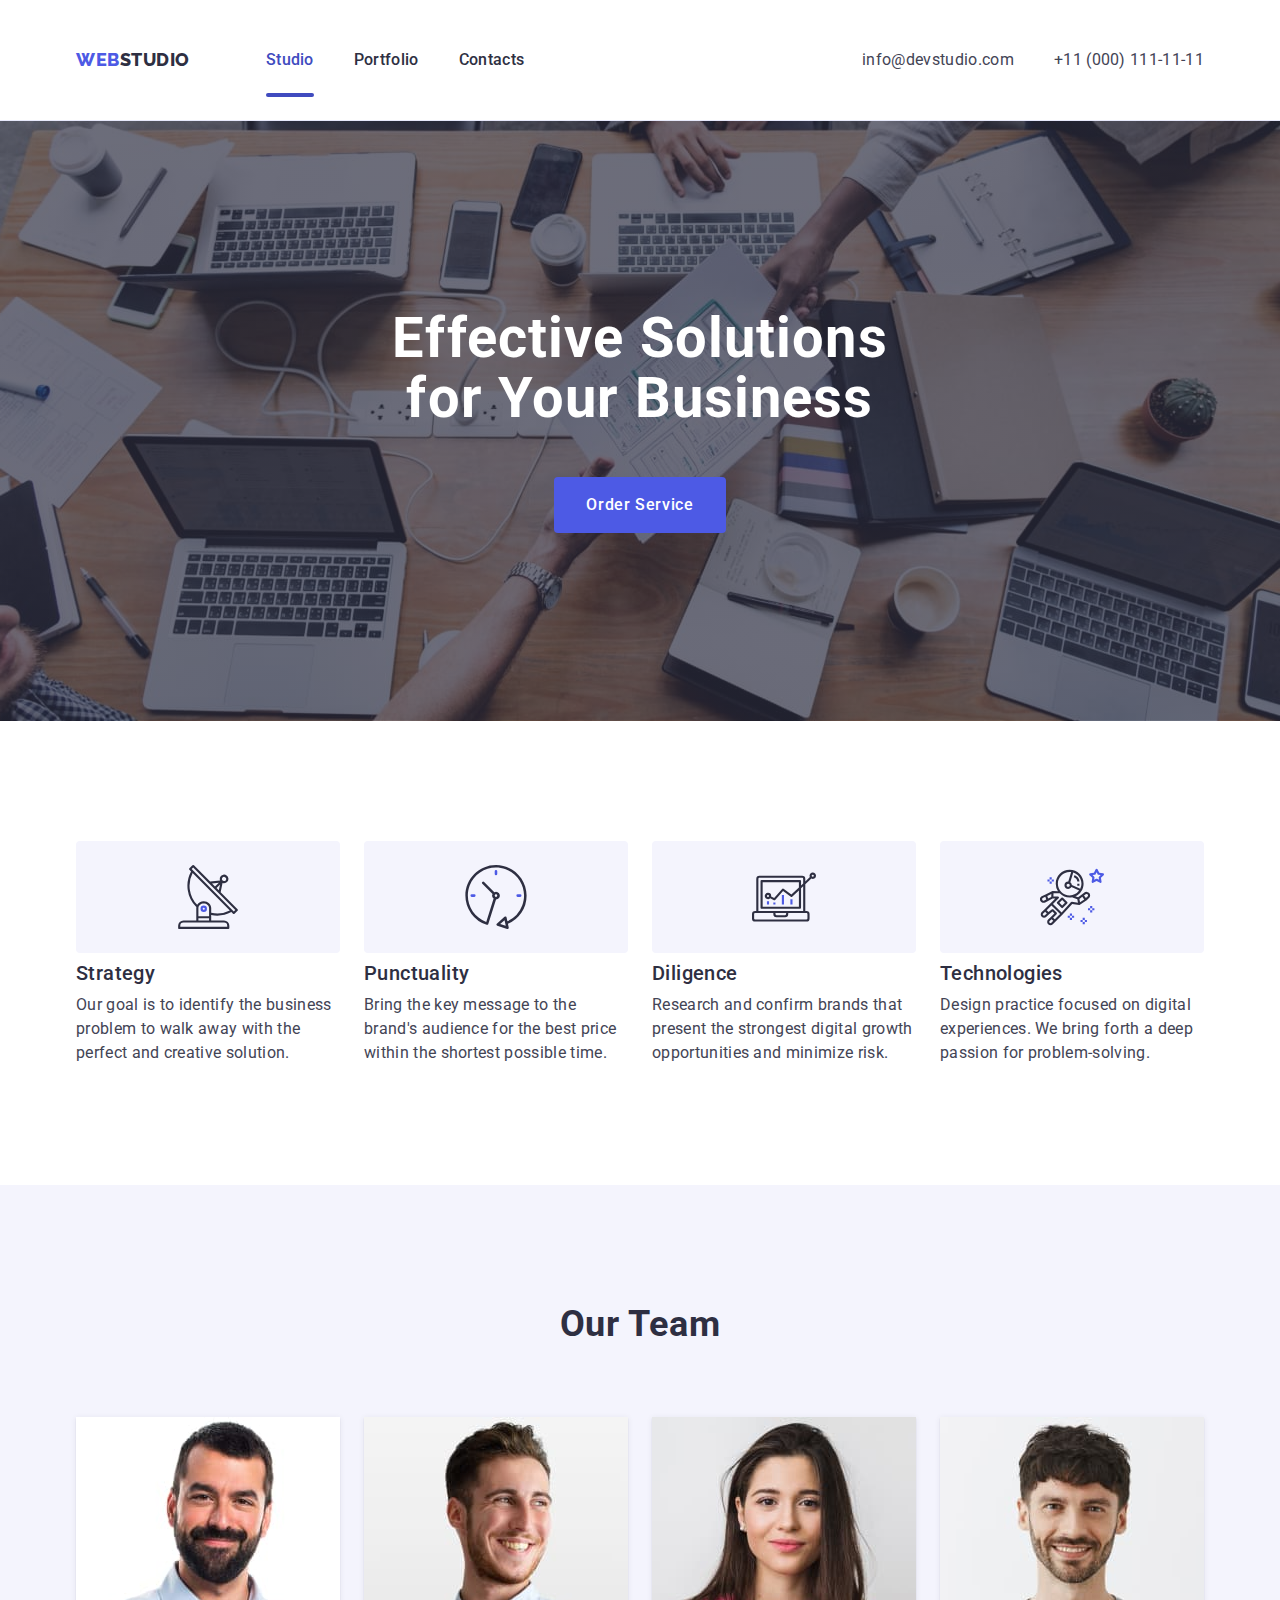
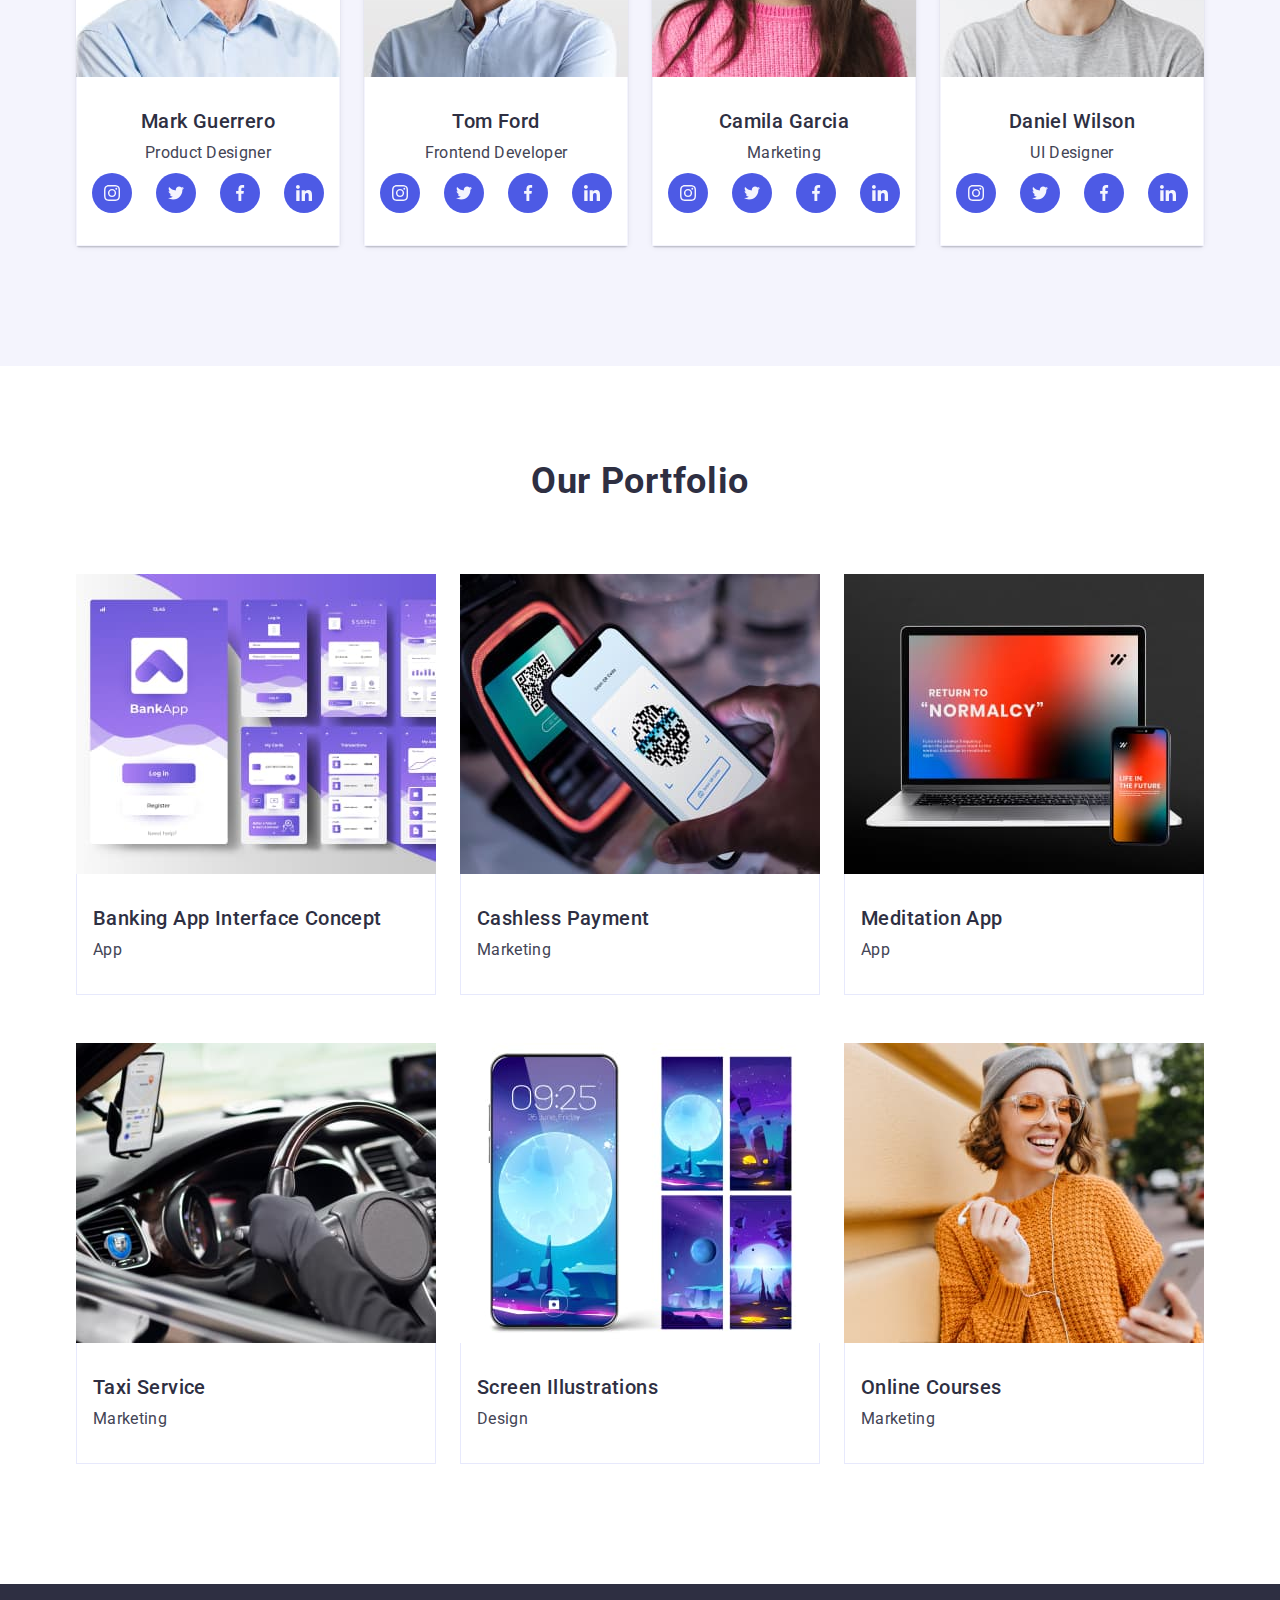
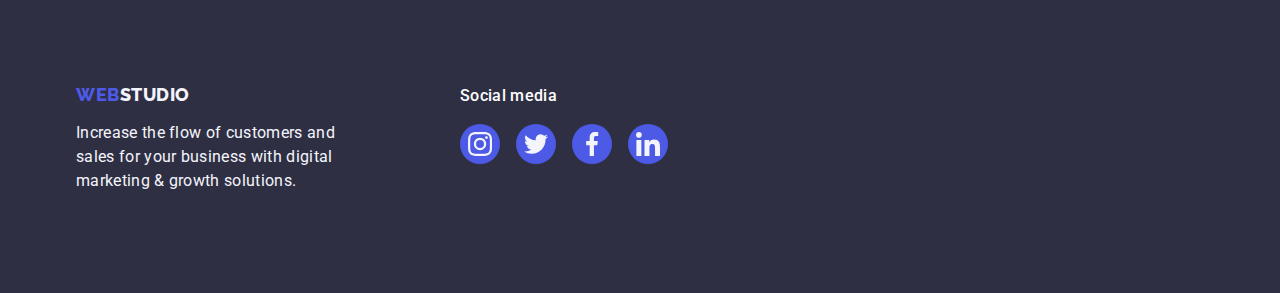
<file: index.html>
<!DOCTYPE html>
<html lang="en">
<head>
    <meta charset="UTF-8">
    <meta http-equiv="X-UA-Compatible" content="IE=edge">
    <meta name="viewport" content="width=device-width, initial-scale=1.0">
    <title>homework</title>

    <!-- fonts -->
    <link rel="preconnect" href="https://fonts.googleapis.com">
    <link rel="preconnect" href="https://fonts.gstatic.com" crossorigin>
    <link href="https://fonts.googleapis.com/css2?family=Raleway:wght@800&family=Roboto:ital,wght@0,400;0,500;0,700;1,700&display=swap" rel="stylesheet">
    <!-- Normalize -->
    <link rel="stylesheet" 
          href="https://cdn.jsdelivr.net/npm/modern-normalize@2.0.0/modern-normalize.min.css">
    <!-- Custom styles -->
    <link rel="stylesheet" href="./css/styles.css">
</head>

<body>
 <header class="header">
   <div class="header-container container">
     <nav class="header-nav">
       <a class="header-logo link" href="./index.html">Web<span class="logo-dark">Studio</span> </a>
     
       <ul class="header-list list">
         <li> <a class="header-item active link" href="./index.html">Studio</a></li>
         <li> <a class="header-item link" href="./portfolio.html">Portfolio</a></li>
         <li> <a class="header-item link" href="">Contacts</a></li>
       </ul>
     </nav>
  
     <address class="header-contakt">
       <ul class="header-contakt-list list">
         <li> <a class="header-contakt-l" href="mailto:info@devstudio.com">info@devstudio.com</a> </li>
         <li> <a class="header-contakt-l" href="tel:+110001111111">+11 (000) 111-11-11</a> </li>
       </ul>
     </address>
   </div>
    
  </header>

 <main class="main">

  <section class="background">
    <div class="container main-title-container">
      <h1 class="main-title">Effective Solutions
        for Your Business</h1>
      <button class="main-btn" type="button" data-modal-open>Order Service</button> 
    </div>
  </section>

  <section class="main-sabject-bloc">
    <div class="container">
      <h2 class="main-sabject visually-hidden">info</h2>
      <ul class="main-list main-list-bloc list card-set">
        <li class="main-item card-set-item">
          <div class="main-item-icon">
            <svg class="main-sabject-icon" width="64" height="64">
              <use href="./images/icons.svg#antenna"></use>  
            </svg>
          </div>
          <h3 class="main-subtitle">Strategy</h3>
          <p class="main-text">Our goal is to identify the business problem to walk away with the perfect and creative solution. </p>
        </li>
        <li class="main-item card-set-item">
          <div class="main-item-icon">
            <svg class="main-sabject-icon" width="64" height="64">
              <use href="./images/icons.svg#clock"></use>  
            </svg>
          </div>
          <h3 class="main-subtitle">Punctuality</h3>
          <p class="main-text">Bring the key message to the brand's audience for the best price within the shortest possible time.</p>
        </li>
        <li class="main-item card-set-item">
          <div class="main-item-icon">
            <svg class="main-sabject-icon" width="64" height="64">
              <use href="./images/icons.svg#diagram"></use>  
            </svg>
          </div>
          <h3 class="main-subtitle">Diligence</h3>
          <p class="main-text">Research and confirm brands that present the strongest digital growth opportunities and minimize risk.</p>
        </li>
        <li class="main-item card-set-item">
          <div class="main-item-icon">
            <svg class="main-sabject-icon" width="64" height="64">
              <use href="./images/icons.svg#astronaut"></use>  
            </svg>
          </div>
          <h3 class="main-subtitle">Technologies</h3>
          <p class="main-text">Design practice focused on digital experiences. We bring forth a deep passion for problem-solving.</p>
        </li>
      </ul>
    </div>
   </section>

   <section class="background-team main-team-bloc">
    <div class="container">
      <h2 class="main-subject">Our Team</h2>
      <ul class="team-list main-list list card-set">
        <li class="main-team card-set-item">
          <img class="main-team-img" src="./images/employees/team_card_1.jpg" alt="team_card_1" width="264" height="260">
          <div class="main-team-content">
               <h3 class="main-team-name">Mark Guerrero</h3>
               <p class="main-team-profession">Product Designer</p>
               <ul class="traling-list list">
                <li class="traling-item">
                  <a class="traling-icons" href="" aria-label="instagram">
                   <svg class="traling-icon" width="16" height="16">
                     <use href="./images/icons.svg#instagram"></use> 
                   </svg>
                  </a>
                </li>
                <li class="traling-item">
                  <a class="traling-icons" href="" aria-label="twitter">
                   <svg class="traling-icon" width="16" height="16">
                     <use href="./images/icons.svg#twitter"></use> 
                   </svg>
                  </a>
                </li>
                <li class="traling-item">
                  <a class="traling-icons" href="" aria-label="facebook">
                   <svg class="traling-icon" width="16" height="16">
                     <use href="./images/icons.svg#facebook"></use> 
                   </svg>
                  </a>
                </li>
                <li class="traling-item">
                  <a class="traling-icons" href="" aria-label="linkedin">
                   <svg class="traling-icon" width="16" height="16">
                     <use href="./images/icons.svg#linkedin"></use> 
                   </svg>
                  </a>
              </ul>
          </div>
        </li>
        <li class="main-team card-set-item">
          <img class="main-team-img" src="./images/employees/team_card_2.jpg" alt="team_card_2" width="264" height="260">
          <div class="main-team-content">
            <h3 class="main-team-name">Tom Ford</h3>
            <p class="main-team-profession">Frontend Developer</p>
            <ul class="traling-list list">
              <li class="traling-item">
                <a class="traling-icons" href="" aria-label="instagram">
                  <svg class="traling-icon" width="16" height="16">
                    <use href="./images/icons.svg#instagram"></use>
                  </svg>
                </a>
              </li>
              <li class="traling-item">
                <a class="traling-icons" href="" aria-label="twitter">
                  <svg class="traling-icon" width="16" height="16">
                    <use href="./images/icons.svg#twitter"></use>
                  </svg>
                </a>
              </li>
              <li class="traling-item">
                <a class="traling-icons" href="" aria-label="facebook">
                  <svg class="traling-icon" width="16" height="16">
                    <use href="./images/icons.svg#facebook"></use>
                  </svg>
                </a>
              </li>
              <li class="traling-item">
                <a class="traling-icons" href="" aria-label="linkedin">
                  <svg class="traling-icon" width="16" height="16">
                    <use href="./images/icons.svg#linkedin"></use>
                  </svg>
                </a>
            </ul>
          </div>
          
        </li>
        <li class="main-team card-set-item">
          <img class="main-team-img" src="./images/employees/team_card_3.jpg" alt="team_card_3" width="264" height="260">
          <div class="main-team-content">
            <h3 class="main-team-name">Camila Garcia</h3>
            <p class="main-team-profession">Marketing</p>
            <ul class="traling-list list">
              <li class="traling-item">
                <a class="traling-icons" href="" aria-label="instagram">
                  <svg class="traling-icon" width="16" height="16">
                    <use href="./images/icons.svg#instagram"></use>
                  </svg>
                </a>
              </li>
              <li class="traling-item">
                <a class="traling-icons" href="" aria-label="twitter">
                  <svg class="traling-icon" width="16" height="16">
                    <use href="./images/icons.svg#twitter"></use>
                  </svg>
                </a>
              </li>
              <li class="traling-item">
                <a class="traling-icons" href="" aria-label="facebook">
                  <svg class="traling-icon" width="16" height="16">
                    <use href="./images/icons.svg#facebook"></use>
                  </svg>
                </a>
              </li>
              <li class="traling-item">
                <a class="traling-icons" href="" aria-label="linkedin">
                  <svg class="traling-icon" width="16" height="16">
                    <use href="./images/icons.svg#linkedin"></use>
                  </svg>
                </a>
            </ul>
            
          </div>
        </li>
        <li class="main-team card-set-item">
          <img class="main-team-img" src="./images/employees/team_card_4.jpg" alt="team_card_4" width="264" height="260">
          <div class="main-team-content">
            <h3 class="main-team-name">Daniel Wilson</h3>
            <p class="main-team-profession">UI Designer</p>
            <ul class="traling-list list">
              <li class="traling-item">
                <a class="traling-icons" href="" aria-label="instagram">
                  <svg class="traling-icon" width="16" height="16">
                    <use href="./images/icons.svg#instagram"></use>
                  </svg>
                </a>
              </li>
              <li class="traling-item">
                <a class="traling-icons" href="" aria-label="twitter">
                  <svg class="traling-icon" width="16" height="16">
                    <use href="./images/icons.svg#twitter"></use>
                  </svg>
                </a>
              </li>
              <li class="traling-item">
                <a class="traling-icons" href="" aria-label="facebook">
                  <svg class="traling-icon" width="16" height="16">
                    <use href="./images/icons.svg#facebook"></use>
                  </svg>
                </a>
              </li>
              <li class="traling-item">
                <a class="traling-icons" href="" aria-label="linkedin">
                  <svg class="traling-icon" width="16" height="16">
                    <use href="./images/icons.svg#linkedin"></use>
                  </svg>
                </a>
            </ul>
            
          </div>
        </li>
      </ul>
    </div>
  </section>
  
  <section class="portfolio-bloc">
    <div class="container">
       <h2 class="main-subject">Our Portfolio</h2>
<ul class="list portfolio-list card-set">
  <li class="overlay">
      <div class="overlay-position">
        <img src="./images/portfolio-new/app1.jpg" alt="app1" width="360">
        <p class="overlay-p">14 Stylish and User-Friendly App Design Concepts · Task Manager App · Calorie Tracker App
           · Exotic Fruit Ecommerce App · Cloud Storage App</p>
      </div>
      <div class="portfolio-tab-txt">
        <h2 class="portfolio">Banking App Interface Concept</h2>
        <p class="portfolio-p">App</p>
      </div>
  </li>
  <li class="overlay">
      <div class="overlay-position">
        <img src="./images/portfolio-new/marketing1.jpg" alt="Marketing1" width="360">
        <p class="overlay-p">14 Stylish and User-Friendly App Design Concepts · Task Manager App · Calorie Tracker App
            · Exotic Fruit Ecommerce App · Cloud Storage App</p>
      </div>
      <div class="portfolio-tab-txt">
        <h2 class="portfolio">Cashless Payment</h2>
        <p class="portfolio-p">Marketing</p>
      </div>
  </li>
  <li class="overlay">
      <div class="overlay-position">
        <img src="./images/portfolio-new/app2.jpg" alt="App2" width="360">
        <p class="overlay-p">14 Stylish and User-Friendly App Design Concepts · Task Manager App · Calorie Tracker App
          · Exotic Fruit Ecommerce App · Cloud Storage App</p>
      </div>
      <div class="portfolio-tab-txt">
        <h2 class="portfolio">Meditation App</h2>
        <p class="portfolio-p">App</p>
      </div>
  </li>
  <li class="overlay">
      <div class="overlay-position">
        <img src="./images/portfolio-new/marketing2.jpg" alt="Marketing2" width="360">
        <p class="overlay-p">14 Stylish and User-Friendly App Design Concepts · Task Manager App · Calorie Tracker App
          · Exotic Fruit Ecommerce App · Cloud Storage App</p>
      </div>
      <div class="portfolio-tab-txt">
        <h2 class="portfolio">Taxi Service</h2>
        <p class="portfolio-p">Marketing</p>
      </div>
  </li>
  <li class="overlay">
      <div class="overlay-position">
        <img src="./images/portfolio-new/design1.jpg" alt="Design1" width="360">
        <p class="overlay-p">14 Stylish and User-Friendly App Design Concepts · Task Manager App · Calorie Tracker App
          · Exotic Fruit Ecommerce App · Cloud Storage App</p>
      </div>
      <div class="portfolio-tab-txt">
        <h2 class="portfolio">Screen Illustrations</h2>
        <p class="portfolio-p">Design</p>
      </div>
  </li>
  <li class="overlay">
      <div class="overlay-position">
        <img src="./images/portfolio-new/marketing3.jpg" alt="Marketing3" width="360">
        <p class="overlay-p">14 Stylish and User-Friendly App Design Concepts · Task Manager App · Calorie Tracker App
          · Exotic Fruit Ecommerce App · Cloud Storage App</p>
      </div>
      <div class="portfolio-tab-txt">
        <h2 class="portfolio">Online Courses</h2>
        <p class="portfolio-p">Marketing</p>
      </div>
  </li>
</ul>
    </div>
  </section>
 </main>


 <footer class="background-footer">
  <div class="container footer-bloc">
    <div class="footer-bloc-logo">
      <a class=" logo link" href="./index.html">Web<span class="logo-light">Studio</span> </a>
      <p class="footer-txt">Increase the flow of customers and sales for your business with digital marketing & growth solutions.</p>
    </div>
    <div>
      <p class="footer-traling-title">Social media</p>
      <ul class="footer-traling-list list">
        <li class="traling-item">
          <a class="footer-traling-icons" href="" aria-label="instagram">
           <svg class="traling-icon" width="24" height="24">
             <use href="./images/icons.svg#instagram"></use> 
           </svg>
          </a>
        </li>
        <li class="traling-item">
          <a class="footer-traling-icons" href="" aria-label="twitter">
           <svg class="traling-icon" width="24" height="24">
             <use href="./images/icons.svg#twitter"></use> 
           </svg>
          </a>
        </li>
        <li class="traling-item">
          <a class="footer-traling-icons" href="" aria-label="facebook">
           <svg class="traling-icon" width="24" height="24">
             <use href="./images/icons.svg#facebook"></use> 
           </svg>
          </a>
        </li>
        <li class="traling-item">
          <a class="footer-traling-icons" href="" aria-label="linkedin">
           <svg class="traling-icon" width="24" height="24">
             <use href="./images/icons.svg#linkedin"></use> 
           </svg>
          </a>
      </ul>
    </div>
  </div>
  
 </footer>

<!-- Modal window -->
<!-- <div class="backdrop" data-modal>
  <div class="model">
    <button class="model-btn" type="button" data-modal-close>
      <svg class="model-icon" width="24" height="24">
        <use href="./images/icons.svg#x-close"></use>
      </svg>
    </button>
  </div>
</div> -->
 
<script src="./js/modal.js"></script>
</body>

</html>
</file>
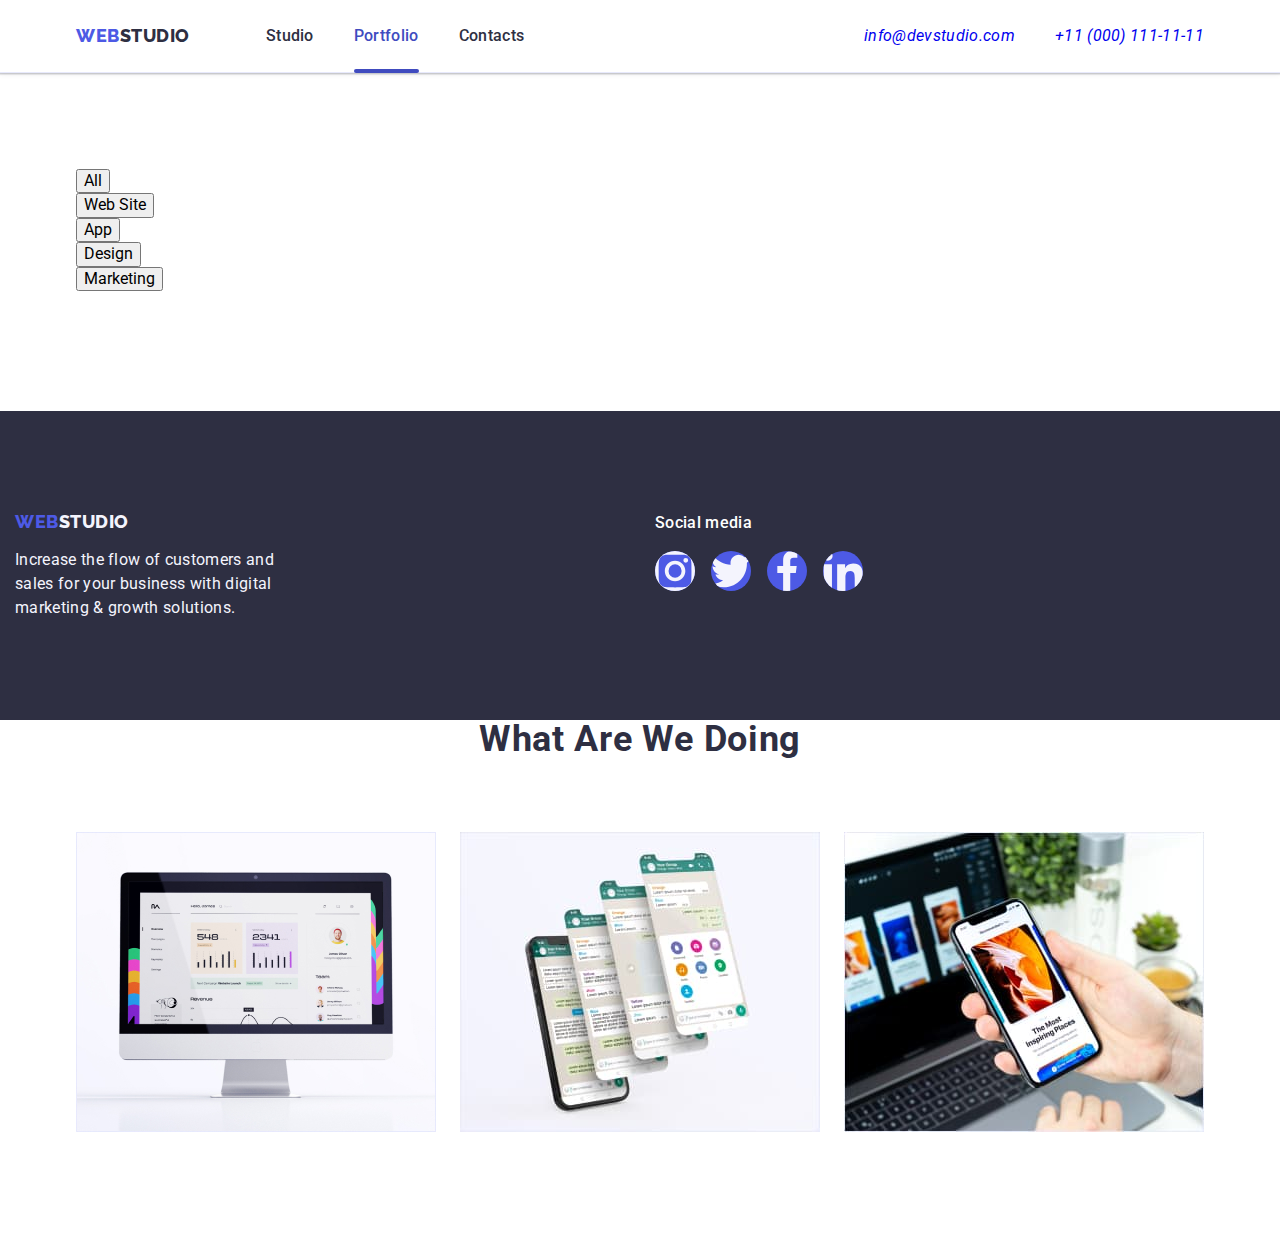
<file: portfolio.html>
<!DOCTYPE html>
<html lang="en">
<head>
    <meta charset="UTF-8">
    <meta http-equiv="X-UA-Compatible" content="IE=edge">
    <meta name="viewport" content="width=device-width, initial-scale=1.0">
    <title>Document</title>

    <!-- fonts -->
    <link rel="preconnect" href="https://fonts.googleapis.com">
    <link rel="preconnect" href="https://fonts.gstatic.com" crossorigin>
    <link href="https://fonts.googleapis.com/css2?family=Raleway:wght@800&family=Roboto:ital,wght@0,400;0,500;0,700;1,700&display=swap" rel="stylesheet">
    <!-- Normalize -->
    <link rel="stylesheet" 
          href="https://cdn.jsdelivr.net/npm/modern-normalize@2.0.0/modern-normalize.min.css">
    <!-- Custom styles -->
    <link rel="stylesheet" href="./css/styles.css">
</head>

<body>
  <header class="header">
  <div class="header-container container">
    <nav class="header-nav">
      <a class="header-logo link" href="./index.html">Web<span class="logo-dark">Studio</span> </a>
     
      <ul class="header-list list">
        <li> <a class="header-item link" href="./index.html">Studio</a></li>
        <li> <a class="header-item active link" href="./portfolio.html">Portfolio</a></li>
        <li> <a class="header-item link" href="">Contacts</a></li>
      </ul>
    </nav>
  
    <address class="header-contakt">
      <ul class="header-contakt-list list">
        <li> <a class="header-contakt link" href="mailto:info@devstudio.com">info@devstudio.com</a> </li>
        <li> <a class="header-contakt link" href="tel:+110001111111">+11 (000) 111-11-11</a> </li>
      </ul>
    </address>
  </div>
  </header>
  
  <main>

    <section class="portfolio-bloc">
      <div class="container">
        <h1 class="visually-hidden">portfolio</h1>
        <ul class="list main-btns-p">
           <li> <button class="main-btn-p" type="button">All</button> </li>
           <li> <button class="main-btn-p" type="button">Web Site</button> </li>
           <li> <button class="main-btn-p" type="button">App</button> </li>
           <li> <button class="main-btn-p" type="button">Design</button> </li>
           <li> <button class="main-btn-p" type="button">Marketing</button> </li>
         </ul>
                     
       
      </div>
    </section>
  </main>
  
  
  <footer class="background-footer footer-bloc">
    <div class="container">
      <a class=" logo link" href="./index.html">Web<span class="logo-light">Studio</span> </a>
      <p class="footer-txt">Increase the flow of customers and sales for your business with digital marketing & growth solutions.</p>
    </div>
    <div class="container">
      <h3 class="footer-traling-title">Social media</h3>
      <ul class="footer-traling-list list">
        <li class="traling-item">
          <a class="" href="" aria-label="instagram">
           <svg class="traling-icons" width="24" height="24">
             <use href="./images/icons.svg#instagram"></use> 
           </svg>
          </a>
        </li>
        <li class="traling-item">
          <a class="" href="" aria-label="twitter">
           <svg class="traling-icons" width="24" height="24">
             <use href="./images/icons.svg#twitter"></use> 
           </svg>
          </a>
        </li>
        <li class="traling-item">
          <a class="" href="" aria-label="facebook">
           <svg class="traling-icons" width="24" height="24">
             <use href="./images/icons.svg#facebook"></use> 
           </svg>
          </a>
        </li>
        <li class="traling-item">
          <a class="" href="" aria-label="linkedin">
           <svg class="traling-icons" width="24" height="24">
             <use href="./images/icons.svg#linkedin"></use> 
           </svg>
          </a>
      </ul>
    </div>
  </footer>


  <section class="main-img-bloc">
    <div class="container">
      <h2 class="main-subject">What are we doing</h2>
      <ul class="main-list list card-set">
        <li class="main-img card-set-item">
          <img src="./images/about/img1.jpg" alt="img1" width="360" height="300">
        </li>
        <li class="main-img card-set-item">
          <img src="./images/about/img2.jpg" alt="img2" width="360" height="300">
        </li>
        <li class="main-img card-set-item">
          <img src="./images/about/img3.jpg" alt="img3" width="360" height="300">
        </li>
      </ul>
    </div>
  
  </section>


  <!-- Customers
  <section class="section">
    <div class="container">
      <h2 class="main-subject">Customers</h2>
      <ul class="clients-list list">
        <li class="clients-item">
          <a class="clients-link" href="" aria-label="Logo 1">
            <svg class="claients-icon" width="168" height="88">
              <use href="./images/icons.svg#client-1"></use>
            </svg>
          </a>
        </li>
        <li class="clients-item">
          <a class="clients-link" href="" aria-label="Logo 2">
            <svg class="claients-icon" width="168" height="88">
              <use href="./images/icons.svg#client-2"></use>
            </svg>
          </a>
        </li>
        <li class="clients-item">
          <a class="clients-link" href="" aria-label="Logo 3">
            <svg class="claients-icon" width="168" height="88">
              <use href="./images/icons.svg#client-3"></use>
            </svg>
          </a>
        </li>
        <li class="clients-item">
          <a class="clients-link" href="" aria-label="Logo 4">
            <svg class="claients-icon" width="168" height="88">
              <use href="./images/icons.svg#client-4"></use>
            </svg>
          </a>
        </li>
        <li class="clients-item">
          <a class="clients-link" href="" aria-label="Logo 5">
            <svg class="claients-icon" width="168" height="88">
              <use href="./images/icons.svg#client-5"></use>
            </svg>
          </a>
        </li>
        <li class="clients-item">
          <a class="clients-link" href="" aria-label="Logo 6">
            <svg class="claients-icon" width="168" height="88">
              <use href="./images/icons.svg#client-6"></use>
            </svg>
          </a>
        </li>
      </ul>
    </div>
  </section>
  
</body> -->
</html>
</file>
<file: css/styles.css>
:root {
	/* font */
--primary-font: Roboto, sans-serif;
--seconary-font: Raleway, sans-serif;
	/* color */
--main-txt-cl: #434455;
--lighe-txt-cl: #FFFFFF;
--accent-txt-cl: #404BBF;
--background-cl: #2E2F42;
--normal-txt-cl: #4D5AE5;
--color-cloud: #F4F4FD;
--color-border: #e7e9fc;
--grey: #2e2f42b3;
--color-logo: #8e8f99;
--navyblue-modal: #2e2f4266;
--dairy: #FCFCFC;
--icons: #31d0aa;
    /* table */
 --items: 3;
 --indent-vertical: 24px;
 --indent-horizontal: var(--indent-vertical);
 /* Others */
 --animation: color 250ms cubic-bezier(0.4, 0, 0.2, 1);
}
   


/* Base styles */
body {
    font-family: var(--primary-font);
	font-size: 16px;
	line-height: 1.5;
	letter-spacing: 0.02em;
	color: var(--main-txt-cl);
	background-color: var(--lighe-txt-cl);
	}
	.container {
		width: 1158px;
		margin-left: auto;
		margin-right: auto;
		padding-left: 15px;
		padding-right: 15px;

		/* outline: 2px solid red; */
		outline-offset: -2px;
	}

.logo {
	font-family: var(--seconary-font);
	font-weight: 800;
	font-size: 18px;
	line-height: 1.17;
	letter-spacing: 0.03em;
	text-transform: uppercase;
	color: var(--normal-txt-cl);
	display: inline-block;
	margin-bottom: 16px;
}
.logo-dark{
	color: var(--background-cl);
}
.logo-light{
	color: var(--color-cloud);
}

.background-team {
	background-color: var(--color-cloud);
}

/* reset */
h1,
h2,
h3,
h4,
h5,
h6,
p {
	margin: 0;
}
img {
	display: block;
	max-width: 100%;
	height: auto;
}
.visually-hidden {
	position: absolute;
	width: 1px;
	height: 1px;
	margin: -1px;
	border: 0;
	padding: 0;
	
	white-space: nowrap;
	clip-path: inset(100%);
	clip: rect(0 0 0 0);
	overflow: hidden;
  }
ul,
ol{
	margin: 0;
	padding: 0;
}
.link {
    text-decoration: none;
}
.list {
    list-style: none;
}
.card-set{
display: flex;
flex-wrap: wrap;
row-gap: var(--indent-horizontalt);
column-gap: var(--indent-vertical);
}
.card-set-item {
flex-basis: calc((100% - var(--indent-vertical) * (var(--items) - 1)) / var(--items));
}

/* header */

.header {
	border-bottom: 1px solid #e7e9fc;	
	background: var(--lighe-txt-cl);
    box-shadow: 0px 1px 6px 0px rgba(46, 47, 66, 0.08), 0px 1px 1px 0px rgba(46, 47, 66, 0.16), 0px 2px 1px 0px rgba(46, 47, 66, 0.08);
}
.header-container{
	display: flex;
	justify-content: space-between;
}
.header-nav {
	display: flex;
	align-items: center;
}
.header-logo {
	font-family: var(--seconary-font);
	font-weight: 800;
	font-size: 18px;
	line-height: 1.17;
	letter-spacing: 0.03em;
	text-transform: uppercase;
	color: var(--normal-txt-cl);
	margin-right: 76px;
	padding-top: 24px;
	padding-bottom: 24px;

	transition: border-color var(--animation);
}
.header-logo:hover,
.header-logo:focus {
	color: var(--accent-txt-cl)
}
.header-list {
	display: flex;
	gap: 40px;
}
.header-item{
    position: relative;

	font-weight: 500;
	font-size: 16px;
	line-height: 1.5;
	letter-spacing: 0.02em;
	color: var(--background-cl);
	padding-top: 24px;
	padding-bottom: 24px;
    display: block;
	transition: var(--animation);
}
.header-item:hover,
.header-item:focus {
    color: var(--accent-txt-cl)
}
.active{
	color: var(--accent-txt-cl);
	transition: var(--animation);
}
.header-item.active::after{
	content: "";
	position: absolute;
	bottom: -1px;
	left: 0;

	display: block;
	width: 100%;
	height: 4px;
	background-color: var(--accent-txt-cl);
	border-radius: 2px;
}

.header-contakt-list{
	display: flex;
	gap: 40px;
	}
.header-contakt{
	padding-top: 24px;
	padding-bottom: 24px;
}


.header-contakt-l{
	font-style: normal;
	font-size: 16px;
	line-height: 1.5;
	letter-spacing: 0.02em;
	color: var(--main-txt-cl);
	padding-top: 24px;
	padding-bottom: 24px;
	transition: var(--animation);
	display: block;
	text-decoration: none;
}

.header-contakt-l:hover,
.header-contakt-l:focus {
	color: var(--accent-txt-cl);
	transition: var(--animation);
}
.header-contakt:hover,
.header-contakt:focus {
    color: var(--accent-txt-cl);
}

/* main */

.background {
	max-width: 1440px;
	margin: 0 auto;
	background-image: linear-gradient(var(--grey),var(--grey)), url(../images/people_office.jpg);
    background-repeat: no-repeat;
	background-position: center;
	background-size: cover;
	background-color: var(--background-cl);
	padding: 188px 0;
}
.main {
}
.main-title-container {
	
}
.main-title {
    font-size: 56px;
    line-height: 1.07;
    text-align: center;
    letter-spacing: 0.02em;
    color: var(--lighe-txt-cl);
    margin: 0 auto;
    max-width: 496px;
    margin-bottom: 48px;
}
.main-btn {
	background-color:var(--normal-txt-cl);
	font-family: var(--primary-font);
	font-weight: 500;
	font-size: 16px;
	line-height: 1.5;
	letter-spacing: 0.04em;
	color:var(--lighe-txt-cl);
	cursor: pointer;
    min-width: 169px;
	max-width: 250px;
	height: 56px;
    padding: 16px 32px;
	border-radius: 4px;
	display: block;
	margin: 0 auto;
	border: none;

	transition: background-color 250ms cubic-bezier(0.4,0,0.2,1);
}
.main-btn:hover,
.main-btn:focus{
	color: var(--lighe-txt-cl);
	background-color: var(--accent-txt-cl)
}
.main-sabject-bloc{
	padding-top: 120px;
	padding-bottom: 120px;	
}
.main-sabject-icon{
	fill: none;
}
.main-sabject {
}
.main-list {
	display: flex;
	justify-content: space-between;
	gap: 24px;
}
.main-list-bloc {
	--items: 4;
}
.main-item {
font-size: 56px;
line-height: 1.07;
letter-spacing: 0.02em;
width: 264px;
}
.main-item-icon{
	display: flex;
	align-items: center;
	justify-content: center;
	height: 112px;
	background-color: var(--color-cloud);
	border-radius: 4px;
	margin-bottom: 8px;
}
.main-subtitle {
font-weight: 500;
font-size: 20px;
line-height: 1.2;
letter-spacing: 0.02em;
color: var(--background-cl);
margin-bottom: 8px;
}
.main-text {
font-size: 16px;
line-height: 1.5;
letter-spacing: 0.02em;
color: var(--main-txt-cl);
}
.main-subject {
font-size: 36px;
line-height: 1.11;
text-align: center;
letter-spacing: 0.02em;
text-transform: capitalize;
color: var(--background-cl);
margin-bottom: 72px;
    
}
.main-img-bloc{
	padding-bottom: 120px;	
}
.main-img {
	
}
.main-team-bloc{
	padding-top: 120px;
	padding-bottom: 120px;
}
.team-list {
	--items: 4;
}
.main-team {
	background-color: var(--lighe-txt-cl);
	width: 264px;
	border-radius: 0px 0px 4px 4px;
	box-shadow: 0px 1px 6px rgba(46, 47, 66, 0.08), 0px 1px 1px rgba(46, 47, 66, 0.16), 0px 2px 1px rgba(46, 47, 66, 0.08);
}
.main-team-img {
	
}
.main-team-name {
font-weight: 500;
font-size: 20px;
line-height: 1.2;
text-align: center;
letter-spacing: 0.02em;
color: var(--background-cl);
margin-bottom: 8px;
}
.main-team-profession {
font-size: 16px;
line-height: 1.5;
text-align: center;
letter-spacing: 0.02em;
color: var(--main-txt-cl);
margin-bottom: 8px;
}

.main-team-content{
	border: 1px solid var(--color-cloud);
	border-top: none;
	padding: 32px 0;
}
/* .main-team-content-list{
	padding: 32px 0;
} */
.container-traling{
}
.traling-list{
	display: flex;
    justify-content: center;
    gap: 24px;
}
.traling-item{
	width: 40px;
	height: 40px;
}
.traling-icons{
	fill: var(--color-cloud);
	width: 100%;
	height: 100%;
	background-color: var(--normal-txt-cl);
	border-radius: 50%;
	display: flex;
	align-items: center;
	justify-content: center;
	transition: background-color 250ms cubic-bezier(0.4, 0, 0.2, 1);
}
.traling-icons:hover,
.traling-icons:focus{
	background-color: var(--accent-txt-cl);
}
.traling-icon{
	
}
/* clients */
/* .clients-list{
	display: flex;
	justify-content: center;
	gap: 24px;
	padding-bottom: 120px;
}
.clients-link{
	display: flex;
	justify-content: center;
	align-items: center;

	width: 168px;
	height: 88px;
	border: 2px solid var(--color-logo);

	transition: border-color var(--animation);
}
.clients-link:hover{
    border-color: var(--accent-txt-cl);
}
.clients-link:hover .claients-icon{
    fill: var(--accent-txt-cl);
} */

/* portfolio */

.portfolio-bloc {
	padding-top: 96px;
	padding-bottom: 120px;
}

.portfolio {
	font-weight: 500;
	font-size: 20px;
	line-height: 1.2;
	letter-spacing: 0.02em;
	color: var(--background-cl);
	margin-bottom: 8px;
}

.portfolio-item {
	/* position: relative; */
}

.overlay {
	width: calc((100% - 48px) / 3);
	transition: box-shadow 250ms cubic-bezier(0.4, 0, 0.2, 1);

}
.overlay:hover {
     box-shadow: 0px 1px 6px rgba(46, 47, 66, 0.08), 0px 1px 1px rgba(46, 47, 66, 0.16), 0px 2px 1px rgba(46, 47, 66, 0.08);
}
.overlay:hover .overlay-p {
	transform: translateY(0%);
	
}
.overlay-position {
	 	position: relative;
		overflow: hidden;
}


.overlay-txt {
		
}

.overlay-p {
	position: absolute;
    top: 0;
	left: 0;

	width: 100%;
	height: 100%;

	padding: 40px 32px;


	font-size: 16px;
	line-height: 1.5;
	letter-spacing: 0.02em;
	color: var(--color-cloud);

	background:var(--normal-txt-cl);

	transform: translateY(100%);
	transition: transform 250ms cubic-bezier(0.4, 0, 0.2, 1);
}

.overlay-p:hover 
.overlay-position{
	
}

.portfolio-tab {
	--indent-vertical: 24px;
	--indent-horizontalt: 48px;
}

.portfolio-list {
	row-gap: 48px;
}

.portfolio-tab-txt {
	padding: 32px 16px;
	border: 1px solid var(--color-border);
	border-top: none;
}

.portfolio-p {
	font-size: 16px;
	line-height: 1.5;
	letter-spacing: 0.02em;
	color: var(--main-txt-cl);
}

/* footer */
.background-footer{
	background-color: var(--background-cl);
	/* padding: 188px 0; */
	padding-top: 100px;
	padding-bottom: 100px;
}
.footer-bloc{
	display: flex;
	align-items: baseline;
}
.footer-bloc-logo{
	margin-right: 120px;
}
.footer-txt{
color: var(--color-cloud) ;
font-size: 16px;
line-height: 1.5;
letter-spacing: 0.02em;
width: 264px;
}
.footer-traling-title{
	color: var(--lighe-txt-cl);
	font-size: 16px;
    font-weight: 500;
    line-height: 1.5; 
    letter-spacing: 0.02em;
	margin-bottom: 16px;
}

.footer-traling-list{
	display: flex;
    gap: 16px;
}
.footer-traling-icons {
	fill: var(--color-cloud);
	width: 100%;
	height: 100%;
	background-color: var(--normal-txt-cl);
	border-radius: 50%;
	display: flex;
	align-items: center;
	justify-content: center;
	transition: background-color 250ms cubic-bezier(0.4, 0, 0.2, 1);
}

.footer-traling-icons:hover,
.footer-traling-icons:focus {
	background-color: var(--icons);
}



/* Model styles */
.backdrop {
	position: fixed;
	top: 0;
	left: 0;

	width: 100%;
	height: 100%;

	background-color: var(--navyblue-modal);

	transition: opacity 250ms ease-out, visibility 250ms ease-out;

	/* Defalt properties */
	opacity: 1;
	visibility: visible;
	pointer-events: initial;
}
.backdrop.is-hidden {
	opacity: 0;
	visibility: hidden;
	pointer-events: none;
}
.model {
    position: absolute;
	top: 50%;
	left: 50%;

	transform: translateX(-50%) translateY(-50%);

	width: 408px;
    height: 584px;
    flex-shrink: 0;

	border-radius: 4px;
    background: var(--dairy);
    box-shadow: 0px 2px 1px 0px rgba(0, 0, 0, 0.20), 0px 1px 3px 0px rgba(0, 0, 0, 0.12), 0px 1px 1px 0px rgba(0, 0, 0, 0.14);
}
    /* Hidden state */
.backdrop.is-hidden .model {
	opacity: 0;
	transform: translateX(-50%) translateY(-70%);
}	
.model-btn {
	position: absolute;
	top: 24px;
	right: 24px;

	display: flex;
	align-items: center;
	justify-content: center;

	width: 24px;
	height: 24px;
	padding: 0;

	border: none;
	background-color: transparent;
}
.model-icon {
	stroke: rgba(46, 47, 66, 1);
}
</file>
